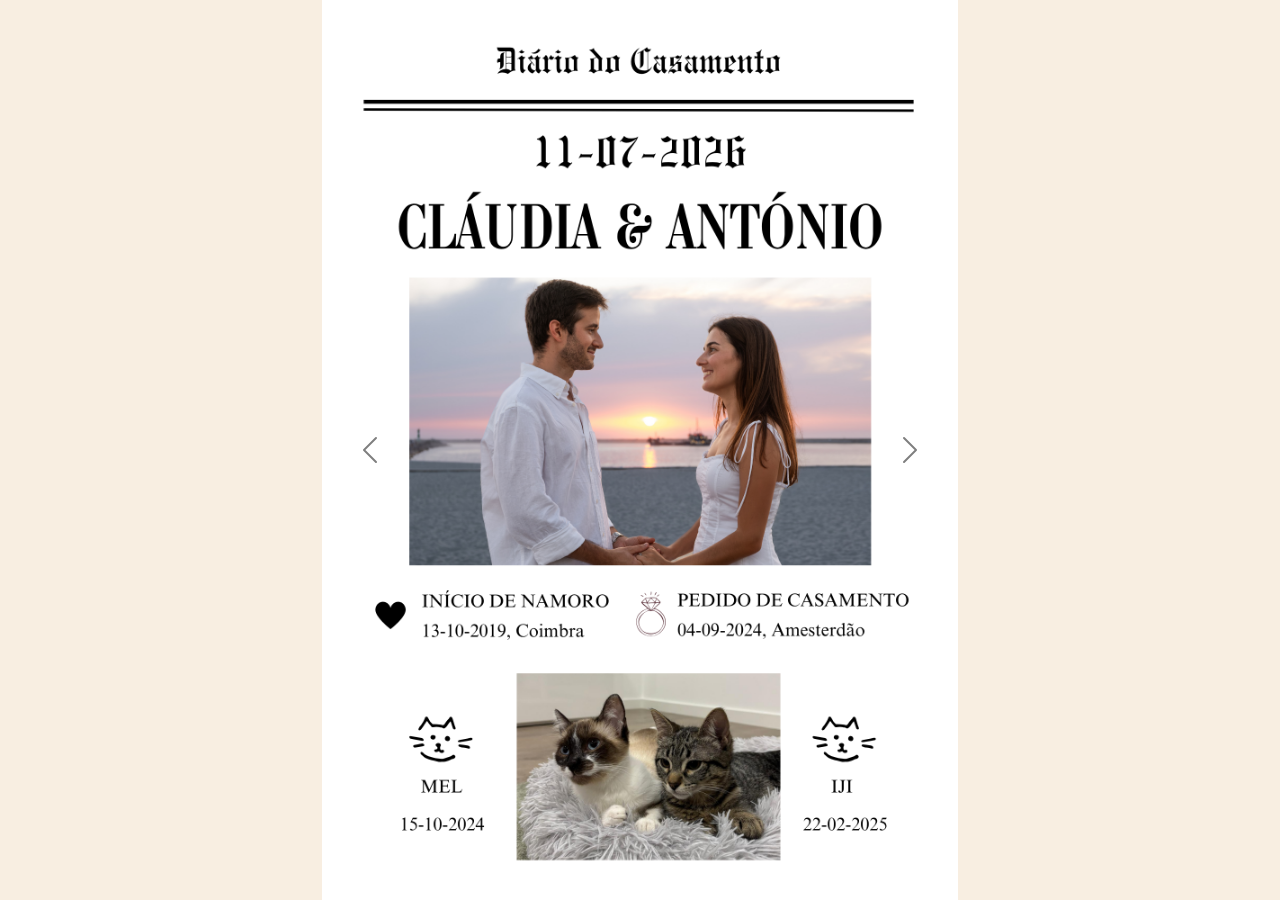
<file: jornal.html>
<!DOCTYPE html>
<html lang="en">
<head>
  <meta charset="UTF-8">
  <meta name="viewport" content="width=device-width, initial-scale=1.0, viewport-fit=cover">
  <title>Convite</title>
  <link rel="preconnect" href="https://fonts.googleapis.com">
  <link rel="preconnect" href="https://fonts.gstatic.com" crossorigin>
  <link href="https://fonts.googleapis.com/css2?family=Fraunces:ital,opsz,wght@0,9..144,100..900;1,9..144,100..900&display=swap" rel="stylesheet">
  <link href="https://cdn.jsdelivr.net/npm/bootstrap@5.3.7/dist/css/bootstrap.min.css" 
  rel="stylesheet" integrity="sha384-LN+7fdVzj6u52u30Kp6M/trliBMCMKTyK833zpbD+pXdCLuTusPj697FH4R/5mcr" crossorigin="anonymous">
  <link rel="stylesheet" href="./style.css">
</head>

<body>
 <div id="carouselExampleFade" class="carousel slide carousel-fade">
  <div class="carousel-inner">
    <div class="carousel-item active">
      <img src="./images/Jornal 1.png" class="d-block w-100" alt="Save the date picture 1">
    </div>
    <div class="carousel-item">
      <img src="./images/Jornal 2.png" class="d-block w-100" alt="Save the date picture 2">
    </div>
    <div class="carousel-item">
      <img src="./images/Jornal 3.png" class="d-block w-100" alt="Save the date picture 2">
    </div>
    <div class="carousel-item">
      <img src="./images/Jornal 4.png" class="d-block w-100" alt="Save the date picture 2">
    </div>

  </div>
  <button class="carousel-control-prev" type="button" data-bs-target="#carouselExampleFade" data-bs-slide="prev">
    <span class="carousel-control-prev-icon" aria-hidden="true"></span>
    <span class="visually-hidden">Previous</span>
  </button>
  <button class="carousel-control-next" type="button" data-bs-target="#carouselExampleFade" data-bs-slide="next">
    <span class="carousel-control-next-icon" aria-hidden="true"></span>
    <span class="visually-hidden">Next</span>
  </button>
</div>

  <script src="https://cdn.jsdelivr.net/npm/bootstrap@5.3.7/dist/js/bootstrap.bundle.min.js" 
  integrity="sha384-ndDqU0Gzau9qJ1lfW4pNLlhNTkCfHzAVBReH9diLvGRem5+R9g2FzA8ZGN954O5Q" crossorigin="anonymous"></script>

</body>
</html>
</file>
<file: style.css>
/* Garante que o html e body ocupam 100% da altura e largura da viewport,
   e remove margens/padding padrão para evitar scrolls indesejados. */
html, body {
  height: 100%;
  width: 100%; /* Adicionado para garantir que o body ocupe 100% da largura */
  margin: 0;
  padding: 0;
  overflow: hidden; /* CRÍTICO: Esconde qualquer conteúdo que exceda as dimensões */
  display: flex; /* Habilita Flexbox no body para centralizar o conteúdo */
  justify-content: center; /* Centraliza o conteúdo horizontalmente */
  align-items: center; /* Centraliza o conteúdo verticalmente */
  background-color: #f8eee1; /* Cor de fundo para preencher espaços */
  box-sizing: border-box; /* Garante que padding e border sejam incluídos na largura/altura */
}

/* Define a altura do carousel para 100% da viewport e a cor de fundo */
#carouselExampleFade,
.carousel-inner,
.carousel-item {
  height: 100vh; /* 100% da altura da viewport */
  background-color: #f8eee1; /* Cor de fundo para preencher espaços */
  /* Importante: Remova quaisquer margens ou paddings do Bootstrap que possam estar afetando esses elementos */
}

/* Estiliza as imagens dentro do carousel */
.carousel-item img {
  height: 100%; /* A imagem tentará ocupar 100% da altura do item */
  width: 100%; /* A imagem tentará ocupar 100% da largura do item */
  object-fit: contain; /* Redimensiona a imagem para caber dentro do container, mantendo o aspeto e preenchendo o espaço restante */
  display: block; /* Garante que a imagem é um bloco */
  margin: auto; /* Centraliza a imagem horizontal e verticalmente se houver espaço */
}

/*Setas ficam pretas*/
.carousel-control-prev-icon,
.carousel-control-next-icon {
    filter: invert(1);
}
</file>
